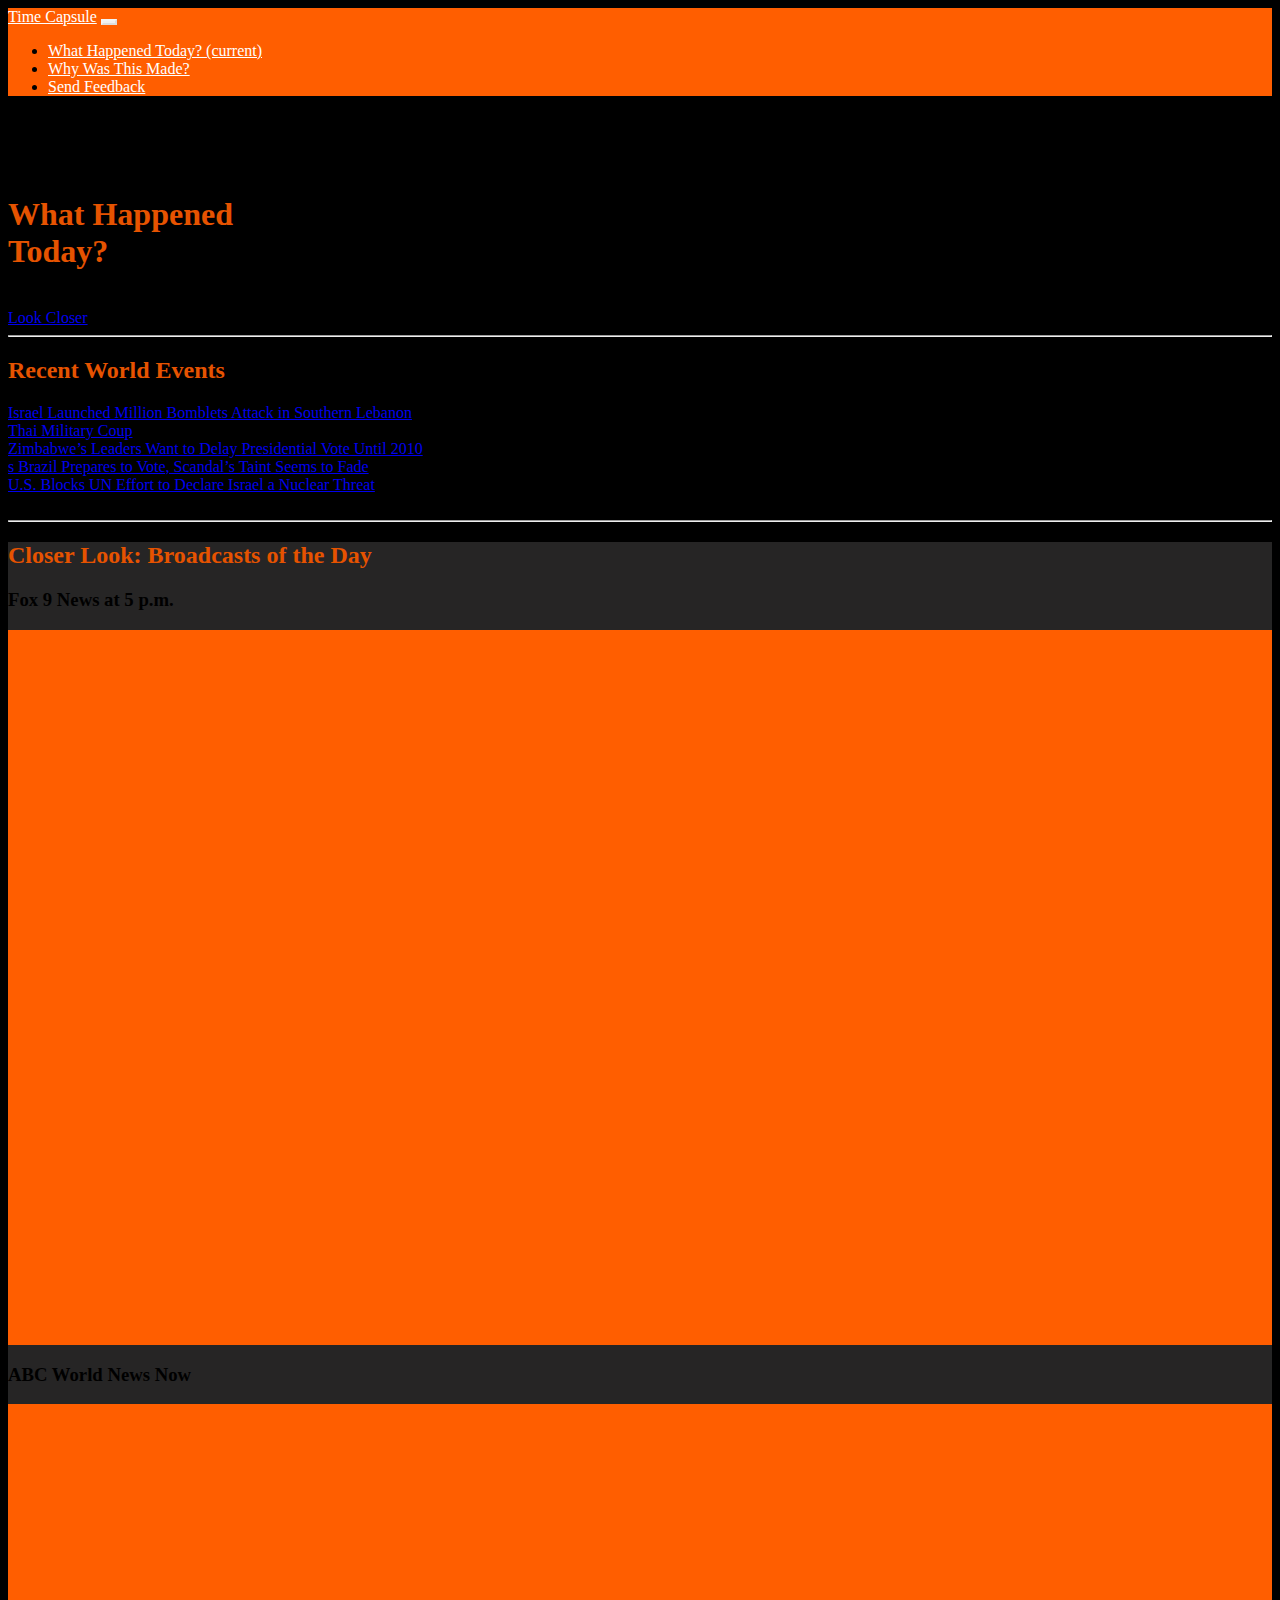
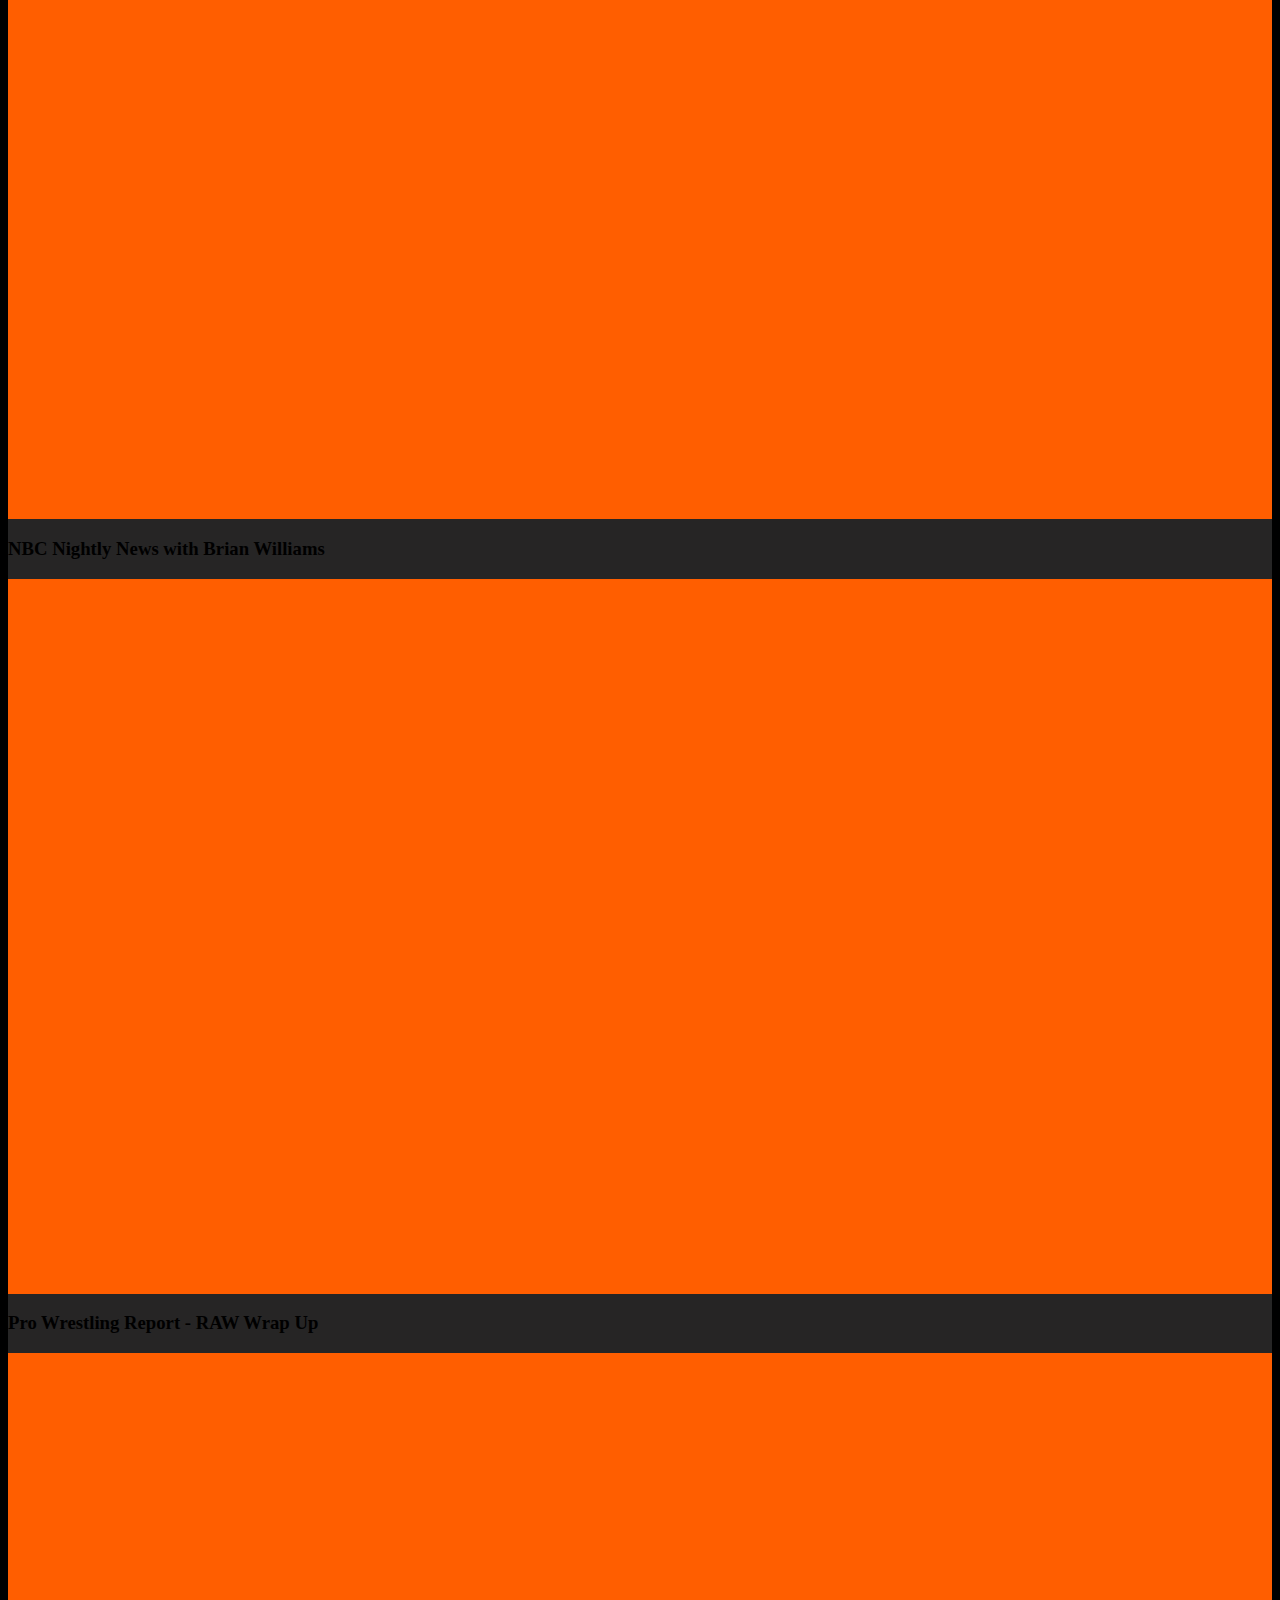
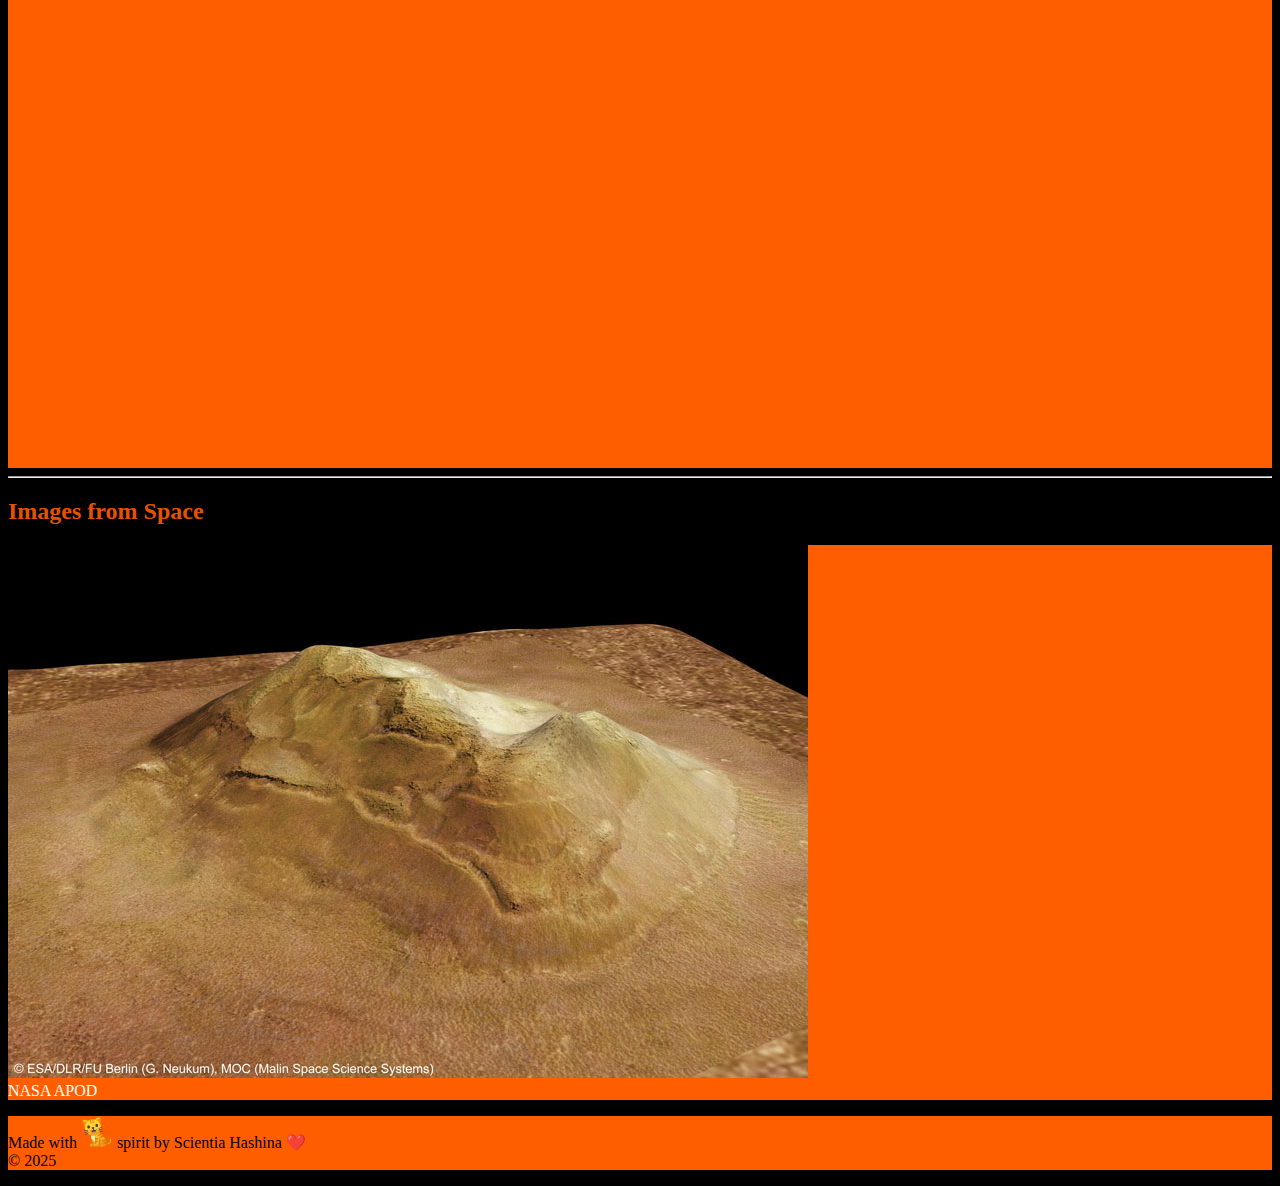
<file: index.html>
<!DOCTYPE html>
<html lang="en">
  <head>
    <title>Time Capsule</title>
    <!-- Required meta tags -->
    <meta charset="utf-8" />
    <meta
      name="viewport"
      content="width=device-width, initial-scale=1, shrink-to-fit=no"
    />
    <!-- Bootstrap CSS v5.2.1 -->
    <link
      href="https://cdn.jsdelivr.net/npm/bootstrap@5.3.2/dist/css/bootstrap.min.css"
      rel="stylesheet"
      integrity="sha384-T3c6CoIi6uLrA9TneNEoa7RxnatzjcDSCmG1MXxSR1GAsXEV/Dwwykc2MPK8M2HN"
      crossorigin="anonymous"
    />
    <link rel="stylesheet" type="text/css" href="../css/custom.css" />
    <link rel="icon" type="image" href="../assets/progres-clock.png" />
    <style>
    iframe {
    aspect-ratio: 16 / 9;
    width: 100% !important;
}
    </style>
  </head>

  <body style="background-color: black">
    <header>
      <!-- place navbar here -->
      <nav class="navbar navbar-expand-lg fixed-top mb-5">
        <div class="container ms-lg-1">
          <a class="navbar-brand" href="index.html">Time Capsule</a>
          <button
            class="navbar-toggler d-lg-none"
            type="button"
            data-bs-toggle="collapse"
            data-bs-target="#collapsibleNavId"
            aria-controls="collapsibleNavId"
            aria-expanded="false"
            aria-label="Toggle navigation"
          >
            <span class="navbar-toggler-icon"></span>
          </button>
          <div class="collapse navbar-collapse" id="collapsibleNavId">
            <ul class="navbar-nav me-auto mt-2 mt-lg-0">
              <li class="nav-item">
                <a class="nav-link" href="index.html" aria-current="page"
                  >What Happened Today?
                  <span class="visually-hidden">(current)</span></a
                >
              </li>
              <li class="nav-item">
                <a class="nav-link" href="../views/why-send.html">Why Was This Made?</a>
              </li>
              <li class="nav-item">
                <a class="nav-link" href="../views/why-send.html#feedback">Send Feedback</a>
              </li>
            </ul>
          </div>
        </div>
      </nav>
    </header>
    <main>
      <div class="container-fluid align-items-center" style="margin-top: 100px;">
        <h1 class="text-center text-primary fw-bold mt-4">
          What Happened<br />Today?
        </h1>
        <div class="fs-5 text-center text-white mt-2">September 25th, 2006</div>
        <div class="text-center mt-2">
          <a href="#videos" class="btn btn-primary">Look Closer</a>
        </div>
      </div>
      <hr />
      <div class="container pt-5" id="recents">
        <h2 class="fw-bold text-center text-primary my-4">
          Recent World Events
        </h2>
        <div class="container">
          <div class="row mb-3">
            <a type="button" target="_blank" href="http://news.bbc.co.uk/2/hi/middle_east/5382192.stm" class="btn btn-outline-primary col-4">
              Israel Launched Million Bomblets Attack in Southern Lebanon
            </a>
            <div class="col-4"></div>
            <a type="button" target="_blank" href="https://www.bangkokpost.com/thailand/politics/3107322/sept-19-2006-coup-remains-deep-wound-in-thai-political-history-phumtham"  class="btn btn-outline-primary col-4">
              Thai Military Coup
            </a>
          </div>
          <div class="row mb-3">
            <div class="col-4"></div>
            <a type="button" target="_blank" href="https://www.nytimes.com/2006/09/25/world/africa/zimbabwes-leaders-want-to-delay-presidential-vote-until-2010.html" class="btn btn-outline-primary col-4">
              Zimbabwe’s Leaders Want to Delay Presidential Vote Until 2010
            </a>
            <div class="col-4"></div>
          </div>
          <div class="row mb-3">
            <a type="button" target="_blank" href="https://www.nytimes.com/2006/09/25/world/americas/25brazil.html" class="btn btn-outline-primary col-5">
              s Brazil Prepares to Vote, Scandal’s Taint Seems to Fade
            </a>
            <div class="col-2"></div>
            <a type="button" target="_blank" href="https://www.democracynow.org/2006/9/25/headlines" class="btn btn-outline-primary col-4 ms-3">
              U.S. Blocks UN Effort to Declare Israel a Nuclear Threat
            </a>
          </div>
          <div class="row mb-3">
            <div class="col-4">
            </div>
            <a type="button" target="_blank" ="https://www.bangkokpost.com/thailand/politics/3107322/sept-19-2006-coup-remains-deep-wound-in-thai-political-history-phumtham"  class="btn btn-outline-primary col-4">
              20 People Arrested in Italy Spy Scandal
            </a>
            <div class="col-4"></div>
          </div>
        </div>
      </div>
      <hr />
      <div class="container mt-4 mb-4 pt-5" id="videos">
        <div class="card border-0" style="background-color: rgba(126, 121, 121, 0.3)">
          <div class="card-body">
            <h2 class="fw-bold text-center text-primary mt-2 mb-3 p-3">
              Closer Look: Broadcasts of the Day
            </h2>
            <div class="text-center">
              <h3 class="text-center text-white my-4">Fox 9 News at 5 p.m.</h3>
              <div class="card bg-primary mb-3">
                <div class="card-body">
                  <iframe src="https://www.youtube.com/embed/tYzZqJkgXfM?si=4eli8S9Rd22TSsnu" title="YouTube video player" frameborder="0" allow="accelerometer; autoplay; clipboard-write; encrypted-media; gyroscope; picture-in-picture; web-share" referrerpolicy="strict-origin-when-cross-origin" allowfullscreen></iframe>
                </div>
              </div>
           </div>
            <div class="text-center my-4">
              <h3 class="text-center text-white">ABC World News Now</h3>
              <div class="card bg-primary mb-3">
                <div class="card-body">
                  <iframe src="https://www.youtube.com/embed/NKlUYxv7F3o?si=Au6WM6VMDi1SNiyV" title="YouTube video player" frameborder="0" allow="accelerometer; autoplay; clipboard-write; encrypted-media; gyroscope; picture-in-picture; web-share" referrerpolicy="strict-origin-when-cross-origin" allowfullscreen></iframe>
                </div>
              </div>
           </div>
            <div class="text-center my-4">
              <h3 class="text-center text-white">NBC Nightly News with Brian Williams</h3>
              <div class="card bg-primary mb-3">
                <div class="card-body">
                  <iframe src="https://www.youtube.com/embed/-Jkso3nqp3s?si=sP3zjy_fo4KP3R5y" title="YouTube video player" frameborder="0" allow="accelerometer; autoplay; clipboard-write; encrypted-media; gyroscope; picture-in-picture; web-share" referrerpolicy="strict-origin-when-cross-origin" allowfullscreen></iframe>
                </div>
              </div>
           </div>
            <div class="text-center my-4">
              <h3 class="text-center text-white">Pro Wrestling Report - RAW Wrap Up</h3>
              <div class="card bg-primary mb-3">
                <div class="card-body">
                  <iframe src="https://www.youtube.com/embed/sWHR3FnI60U?si=Cq5H1a5qV5HWLKuS" title="YouTube video player" frameborder="0" allow="accelerometer; autoplay; clipboard-write; encrypted-media; gyroscope; picture-in-picture; web-share" referrerpolicy="strict-origin-when-cross-origin" allowfullscreen></iframe>
                </div>
           </div>
          </div>
        </div>
      </div>
      <hr />
    <div class="container mt-4 mb-3 pt-5">
      <h2 class="fw-bold text-center text-primary mb-4">Images from Space</h2>
      <div class="card bg-primary mb-3">
        <img class="card-img-top" src="/assets/apod_9252006.jpg" alt="nasa apod image on sep 25th 2006" />
        <div class="card-body">
          <div class="card-title fs-3 fw-semibold text-center">NASA APOD</div>
        </div>
      </div>
    </div>
    </main>
    <footer class="bg-primary text-center text-white mt-4 p-3">
      <!-- place footer here -->
       <p>Made with&nbsp;<img src="/assets/cat_big.png" alt="orange cat" width="32"> spirit by Scientia Hashina ❤️
       <br>&copy; 2025</p>
    </footer>
    <!-- Bootstrap JavaScript Libraries -->
    <script
      src="https://cdn.jsdelivr.net/npm/@popperjs/core@2.11.8/dist/umd/popper.min.js"
      integrity="sha384-I7E8VVD/ismYTF4hNIPjVp/Zjvgyol6VFvRkX/vR+Vc4jQkC+hVqc2pM8ODewa9r"
      crossorigin="anonymous"
    ></script>

    <script
      src="https://cdn.jsdelivr.net/npm/bootstrap@5.3.2/dist/js/bootstrap.min.js"
      integrity="sha384-BBtl+eGJRgqQAUMxJ7pMwbEyER4l1g+O15P+16Ep7Q9Q+zqX6gSbd85u4mG4QzX+"
      crossorigin="anonymous"
    ></script>
  </body>
</html>
</file>
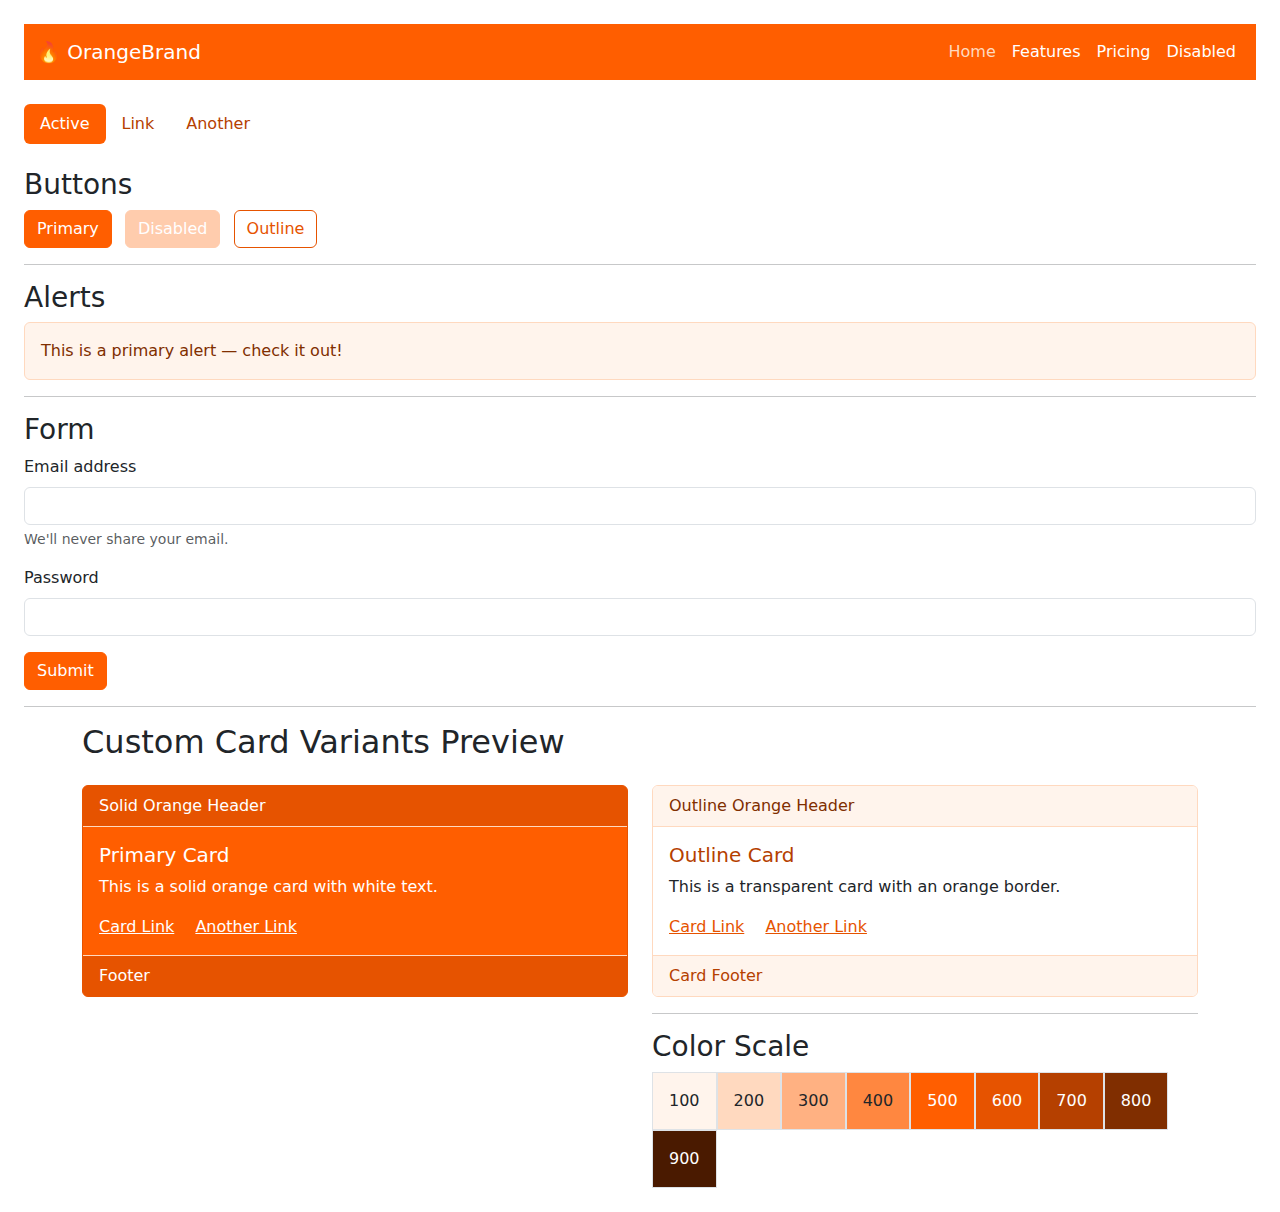
<file: custom-preview.html>
<!DOCTYPE html>
<html lang="en">
  <head>
    <meta charset="UTF-8" />
    <meta name="viewport" content="width=device-width, initial-scale=1.0" />
    <title>Custom Bootstrap Primary Preview</title>
    <link
      href="https://cdn.jsdelivr.net/npm/bootstrap@5.3.3/dist/css/bootstrap.min.css"
      rel="stylesheet"
    />
    <link href="/css/custom.css" rel="stylesheet" />
  </head>
  <body class="p-4">
    <!-- Navbar -->
    <nav
      class="navbar navbar-expand-lg mb-4"
      style="background: var(--bs-navbar-bg)"
    >
      <div class="container-fluid">
        <a class="navbar-brand text-white" href="#">🔥 OrangeBrand</a>
        <button
          class="navbar-toggler"
          type="button"
          data-bs-toggle="collapse"
          data-bs-target="#navbarNav"
          aria-controls="navbarNav"
          aria-expanded="false"
          aria-label="Toggle navigation"
        >
          <span class="navbar-toggler-icon" style="filter: invert(1)"></span>
        </button>
        <div class="collapse navbar-collapse" id="navbarNav">
          <ul class="navbar-nav ms-auto">
            <li class="nav-item">
              <a class="nav-link text-white active" aria-current="page" href="#"
                >Home</a
              >
            </li>
            <li class="nav-item">
              <a class="nav-link text-white" href="#">Features</a>
            </li>
            <li class="nav-item">
              <a class="nav-link text-white" href="#">Pricing</a>
            </li>
            <li class="nav-item">
              <a class="nav-link disabled text-white-50">Disabled</a>
            </li>
          </ul>
        </div>
      </div>
    </nav>

    <!-- Pills Nav -->
    <ul class="nav nav-pills mb-4">
      <li class="nav-item">
        <a class="nav-link active" aria-current="page" href="#">Active</a>
      </li>
      <li class="nav-item">
        <a class="nav-link" href="#">Link</a>
      </li>
      <li class="nav-item">
        <a class="nav-link" href="#">Another</a>
      </li>
    </ul>

    <!-- Buttons -->
    <h3>Buttons</h3>
    <button class="btn btn-primary me-2">Primary</button>
    <button class="btn btn-primary disabled me-2">Disabled</button>
    <button class="btn btn-outline-primary">Outline</button>

    <hr />

    <!-- Alerts -->
    <h3>Alerts</h3>
    <div class="alert alert-primary" role="alert">
      This is a primary alert — check it out!
    </div>

    <hr />

    <!-- Form -->
    <h3>Form</h3>
    <form>
      <div class="mb-3">
        <label for="exampleInputEmail1" class="form-label">Email address</label>
        <input
          type="email"
          class="form-control"
          id="exampleInputEmail1"
          aria-describedby="emailHelp"
        />
        <div id="emailHelp" class="form-text">
          We'll never share your email.
        </div>
      </div>
      <div class="mb-3">
        <label for="exampleInputPassword1" class="form-label">Password</label>
        <input
          type="password"
          class="form-control"
          id="exampleInputPassword1"
        />
      </div>
      <button type="submit" class="btn btn-primary">Submit</button>
    </form>

    <hr />

    <div class="container">
    <h2 class="mb-4">Custom Card Variants Preview</h2>
    <div class="row g-4">
      <!-- Solid Card -->
      <div class="col-md-6">
        <div class="card bg-primary">
          <div class="card-header">Solid Orange Header</div>
          <div class="card-body">
            <h5 class="card-title">Primary Card</h5>
            <p class="card-text">This is a solid orange card with white text.</p>
            <a href="#" class="card-link">Card Link</a>
            <a href="#" class="card-link">Another Link</a>
          </div>
          <div class="card-footer">Footer</div>
        </div>
      </div>

      <!-- Outline Card -->
      <div class="col-md-6">
        <div class="card card-outline-primary">
          <div class="card-header">Outline Orange Header</div>
          <div class="card-body">
            <h5 class="card-title">Outline Card</h5>
            <p class="card-text">This is a transparent card with an orange border.</p>
            <a href="#" class="card-link">Card Link</a>
            <a href="#" class="card-link">Another Link</a>
          </div>
          <div class="card-footer">Card Footer</div>
      </div>
    <hr />

    <!-- Palette Preview -->
    <h3>Color Scale</h3>
    <div class="d-flex flex-wrap">
      <div
        class="p-3 text-dark border"
        style="background: var(--bs-primary-100)"
      >
        100
      </div>
      <div
        class="p-3 text-dark border"
        style="background: var(--bs-primary-200)"
      >
        200
      </div>
      <div
        class="p-3 text-dark border"
        style="background: var(--bs-primary-300)"
      >
        300
      </div>
      <div
        class="p-3 text-dark border"
        style="background: var(--bs-primary-400)"
      >
        400
      </div>
      <div
        class="p-3 text-white border"
        style="background: var(--bs-primary-500)"
      >
        500
      </div>
      <div
        class="p-3 text-white border"
        style="background: var(--bs-primary-600)"
      >
        600
      </div>
      <div
        class="p-3 text-white border"
        style="background: var(--bs-primary-700)"
      >
        700
      </div>
      <div
        class="p-3 text-white border"
        style="background: var(--bs-primary-800)"
      >
        800
      </div>
      <div
        class="p-3 text-white border"
        style="background: var(--bs-primary-900)"
      >
        900
      </div>
    </div>

    <script src="https://cdn.jsdelivr.net/npm/bootstrap@5.3.3/dist/js/bootstrap.bundle.min.js"></script>
  </body>
</html>
</file>
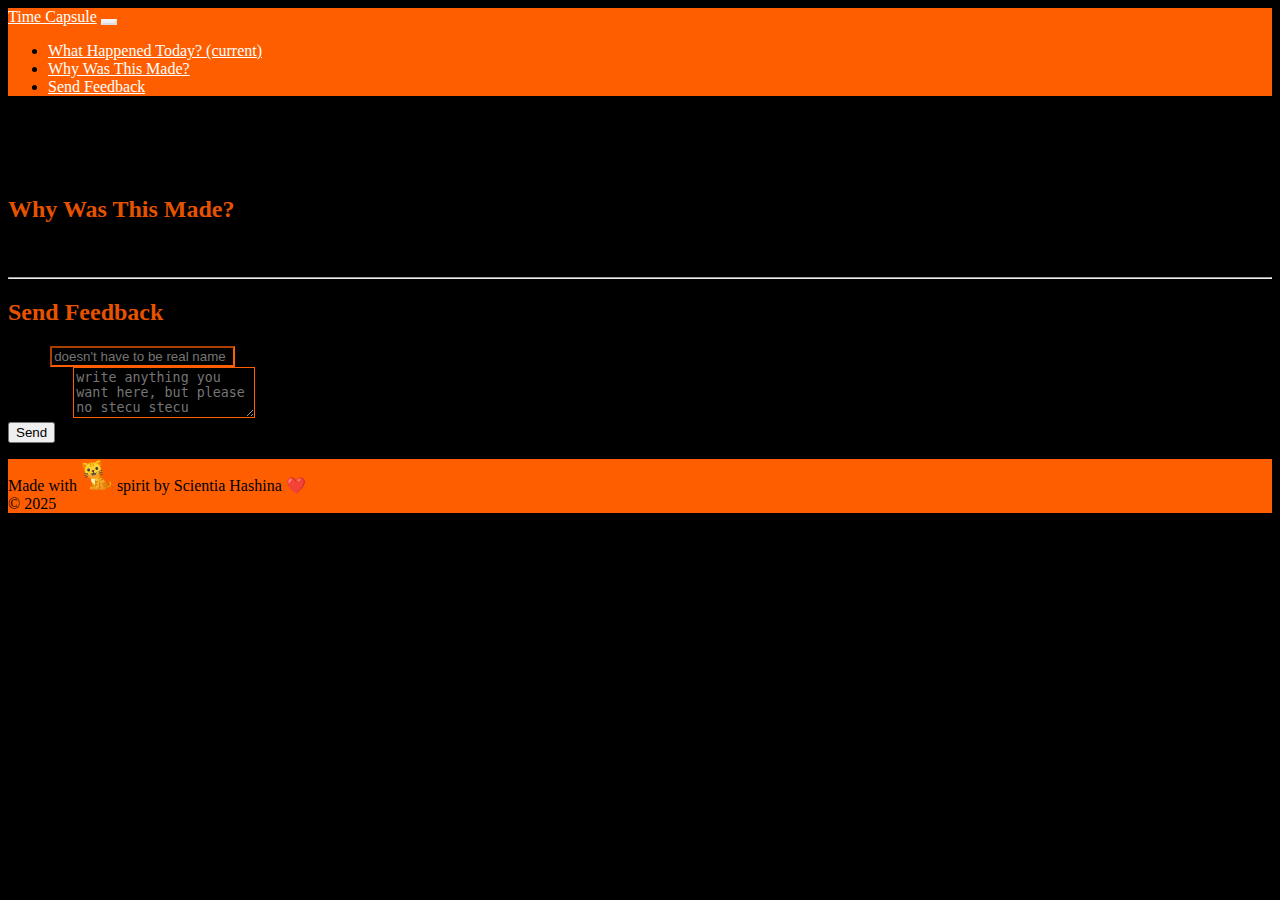
<file: views/why-send.html>
<!DOCTYPE html>
<html lang="en">
  <head>
    <title>Time Capsule</title>
    <!-- Required meta tags -->
    <meta charset="utf-8" />
    <meta
      name="viewport"
      content="width=device-width, initial-scale=1, shrink-to-fit=no"
    />

    <!-- Bootstrap CSS v5.2.1 -->
    <link
      href="https://cdn.jsdelivr.net/npm/bootstrap@5.3.2/dist/css/bootstrap.min.css"
      rel="stylesheet"
      integrity="sha384-T3c6CoIi6uLrA9TneNEoa7RxnatzjcDSCmG1MXxSR1GAsXEV/Dwwykc2MPK8M2HN"
      crossorigin="anonymous"
    />
    <link rel="stylesheet" href="/css/custom.css" />
    <link rel="icon" type="image" href="/assets/progres-clock.png" />
  </head>

  <body style="background-color: black">
    <header>
      <nav class="navbar navbar-expand-lg fixed-top mb-5">
        <div class="container ms-lg-1">
          <a class="navbar-brand" href="/index.html">Time Capsule</a>
          <button
            class="navbar-toggler d-lg-none"
            type="button"
            data-bs-toggle="collapse"
            data-bs-target="#collapsibleNavId"
            aria-controls="collapsibleNavId"
            aria-expanded="false"
            aria-label="Toggle navigation"
          >
            <span class="navbar-toggler-icon"></span>
          </button>
          <div class="collapse navbar-collapse" id="collapsibleNavId">
            <ul class="navbar-nav me-auto mt-2 mt-lg-0">
              <li class="nav-item">
                <a class="nav-link" href="/index.html" aria-current="page"
                  >What Happened Today?
                  <span class="visually-hidden">(current)</span></a
                >
              </li>
              <li class="nav-item">
                <a class="nav-link" href="/views/why-send.html"
                  >Why Was This Made?</a
                >
              </li>
              <li class="nav-item">
                <a class="nav-link" href="/views/why-send.html#feedback"
                  >Send Feedback</a
                >
              </li>
            </ul>
          </div>
        </div>
      </nav>
      <!-- place navbar here -->
    </header>
    <main>
      <div class="container mb-3" id="why" style="margin-top: 100px">
        <h2 class="fw-bold text-start text-primary my-3">Why Was This Made?</h2>
        <p class="text-white mt-1">
          There is not much going on in my life this year, so I thought of doing
          something different this birthday to spice things up.
        </p>
      </div>
      <hr />
      <div class="container my-3" id="feedback">
        <h2 class="fw-bold text-start text-primary my-3 pt-2">Send Feedback</h2>
        <div class="card border-primary" style="background-color: black">
          <div class="card-body">
            <form id="feedback-form">
              <div class="mb-3">
                <label for="name" class="form-label text-white">Name</label>
                <input
                  type="text"
                  class="form-control"
                  name="entry.385896909"
                  id="nameInput"
                  placeholder="doesn't have to be real name"
                  style="background-color: black; border-color: #ff5e00"
                required>
              </div>
              <div class="mb-3">
                <label for="feedback" class="form-label text-white"
                  >Feedback</label
                >
                <textarea
                  class="form-control"
                  name="entry.1478353764"
                  id="feedbackInput"
                  rows="3"
                  placeholder="write anything you want here, but please no stecu stecu"
                  style="background-color: black; border-color: #ff5e00"
                required></textarea>
              </div>
              <button id="submit" class="btn btn-primary">Send</button>
            </form>
          </div>
        </div>
      </div>
    </main>
    <footer class="bg-primary text-center text-white p-3">
      <!-- place footer here -->
      <p>
        Made with&nbsp;<img
          src="/assets/cat_big.png"
          alt="orange cat"
          width="32"
        />
        spirit by Scientia Hashina ❤️ <br />&copy; 2025
      </p>
    </footer>
    <!-- Bootstrap JavaScript Libraries -->

    <script>
      document
        .getElementById("feedback-form")
        .addEventListener("submit", function (e) {
          e.preventDefault();

          const name = document.getElementById("nameInput").value;
          const message = document.getElementById("feedbackInput").value;

          // Replace with your form's action URL
          const formURL =
            "https://docs.google.com/forms/d/e/1FAIpQLSdN3Hu3okJGch2ZyJUSadO-1fMDLLW1uGjbcb5ZHbQosis9EA/formResponse";

          // Replace entry.xxxxxxx with your field IDs
          const data = new FormData();
          data.append("entry.385896909", name);
          data.append("entry.1478353764", message);

          fetch(formURL, {
            method: "POST",
            body: data,
            mode: "no-cors", // required to avoid CORS errors
          })
            .then(() => {
              alert("Thanks for your feedback!");
              document.getElementById("feedback-form").reset();
            })
            .catch((err) => {
              alert("Something is wrong. Make sure you complete filling the form and have a good internet connection." + err);
            });
        });
    </script>

    <script
      src="https://cdn.jsdelivr.net/npm/@popperjs/core@2.11.8/dist/umd/popper.min.js"
      integrity="sha384-I7E8VVD/ismYTF4hNIPjVp/Zjvgyol6VFvRkX/vR+Vc4jQkC+hVqc2pM8ODewa9r"
      crossorigin="anonymous"
    ></script>

    <script
      src="https://cdn.jsdelivr.net/npm/bootstrap@5.3.2/dist/js/bootstrap.min.js"
      integrity="sha384-BBtl+eGJRgqQAUMxJ7pMwbEyER4l1g+O15P+16Ep7Q9Q+zqX6gSbd85u4mG4QzX+"
      crossorigin="anonymous"
    ></script>
  </body>
</html>
</file>
<file: css/custom.css>
:root {
  /* Custom Primary Color Shades */
  --bs-primary: #ff5e00; /* Bright Orange */
  --bs-primary-rgb: 255, 94, 0;

  /* Generate all variants of your primary color */
  --bs-primary-100: #fff4ec; /* Very light */
  --bs-primary-200: #ffd9bf; /* Light */
  --bs-primary-300: #ffb182; /* Medium light */
  --bs-primary-400: #ff8740; /* Medium */
  --bs-primary-500: #ff5e00; /* Main (same as primary) */
  --bs-primary-600: #e65300; /* Medium dark */
  --bs-primary-700: #b54000; /* Dark */
  --bs-primary-800: #802e00; /* Darker */
  --bs-primary-900: #4a1a00; /* Very dark */

  /* Update all component variants */
  --bs-btn-primary-bg: var(--bs-primary-500);
  --bs-btn-primary-hover-bg: var(--bs-primary-600);
  --bs-btn-primary-active-bg: var(--bs-primary-700);
  --bs-btn-primary-disabled-bg: var(--bs-primary-300);

  /* Alert variants */
  --bs-alert-primary-bg: var(--bs-primary-100);
  --bs-alert-primary-border: var(--bs-primary-200);
  --bs-alert-primary-color: var(--bs-primary-800);

  /* Form variants */
  --bs-form-focus-border: var(--bs-primary-500);
  --bs-form-focus-shadow: rgba(var(--bs-primary-rgb), 0.25);

  /* Nav & Navbar */
  --bs-navbar-bg: var(--bs-primary-500);
  --bs-navbar-color: #fff;
  --bs-navbar-hover-color: var(--bs-primary-100);
  --bs-navbar-active-color: var(--bs-primary-200);
  --bs-nav-link-color: var(--bs-primary-700);
  --bs-nav-link-hover-color: var(--bs-primary-900);
  --bs-nav-link-active-color: var(--bs-primary-500);

  /* Typography */
  --bs-font-sans-serif: "Open Sans", system-ui, -apple-system, sans-serif;
  --bs-font-monospace: "Ubuntu Mono", "Courier New", monospace;
  --bs-body-font-family: var(--bs-font-sans-serif);
  --bs-headings-font-family: "Ubuntu", var(--bs-font-sans-serif);
  --bs-headings-font-weight: 700;
}

/* ---------------- Buttons ---------------- */
.btn-primary {
  --bs-btn-bg: var(--bs-primary-500);
  --bs-btn-border-color: var(--bs-primary-500);
  --bs-btn-hover-bg: var(--bs-primary-600);
  --bs-btn-hover-border-color: var(--bs-primary-600);
  --bs-btn-active-bg: var(--bs-primary-700);
  --bs-btn-active-border-color: var(--bs-primary-700);
  --bs-btn-disabled-bg: var(--bs-primary-300);
  --bs-btn-disabled-border-color: var(--bs-primary-300);
}

.btn-outline-primary {
  --bs-btn-color: var(--bs-primary-600);
  --bs-btn-border-color: var(--bs-primary-600);
  --bs-btn-hover-bg: var(--bs-primary-600);
  --bs-btn-hover-border-color: var(--bs-primary-600);
  --bs-btn-active-bg: var(--bs-primary-700);
  --bs-btn-active-border-color: var(--bs-primary-700);
}

/* ---------------- Alerts ---------------- */
.alert-primary {
  --bs-alert-bg: var(--bs-primary-100);
  --bs-alert-border-color: var(--bs-primary-200);
  --bs-alert-color: var(--bs-primary-800);
}

/* ---------------- Forms ---------------- */
.form-control:focus {
  border-color: var(--bs-primary-500);
  box-shadow: 0 0 0 0.25rem rgba(var(--bs-primary-rgb), 0.25);
}

.form-check-input:checked {
  background-color: var(--bs-primary-500);
  border-color: var(--bs-primary-500);
}

.form-range::-webkit-slider-thumb {
  background-color: var(--bs-primary-500);
}
.form-range::-moz-range-thumb {
  background-color: var(--bs-primary-500);
}
.form-range::-ms-thumb {
  background-color: var(--bs-primary-500);
}

/* ---------------- Navbar ---------------- */
.navbar {
  background-color: var(--bs-primary-500) !important;
}
.navbar .navbar-brand,
.navbar .nav-link {
  color: #fff !important;
}
.navbar .nav-link:hover,
.navbar .nav-link:focus {
  color: var(--bs-primary-100) !important;
}
.navbar .nav-link.active {
  color: var(--bs-primary-200) !important;
}
.navbar-toggler {
  border-color: rgba(255, 255, 255, 0.25);
}
.navbar-toggler-icon {
  filter: invert(1);
}

/* ---------------- Navs / Tabs ---------------- */
.nav-pills .nav-link.active,
.nav-pills .show > .nav-link {
  background-color: var(--bs-primary-500);
}
.nav-pills .nav-link {
  color: var(--bs-primary-700);
}
.nav-pills .nav-link:hover {
  color: var(--bs-primary-900);
}

.nav-tabs .nav-link.active {
  border-color: var(--bs-primary-500) var(--bs-primary-500) transparent;
  color: var(--bs-primary-700);
}
.nav-tabs .nav-link:hover {
  border-color: var(--bs-primary-200);
}

/* ---------------- Pagination ---------------- */
.page-item.active .page-link {
  background-color: var(--bs-primary-500);
  border-color: var(--bs-primary-500);
}
.page-link {
  color: var(--bs-primary-600);
}
.page-link:hover {
  color: var(--bs-primary-800);
}

/* ---------------- Badges ---------------- */
.badge.bg-primary {
  background-color: var(--bs-primary-500) !important;
}
.badge-outline-primary {
  color: var(--bs-primary-600);
  border: 1px solid var(--bs-primary-600);
}

/* ---------------- Progress ---------------- */
.progress-bar {
  background-color: var(--bs-primary-500);
}

/* ---------------- List Groups ---------------- */
.list-group-item.active {
  background-color: var(--bs-primary-500);
  border-color: var(--bs-primary-500);
}

/* ---------------- Dropdowns ---------------- */
.dropdown-item.active,
.dropdown-item:active {
  background-color: var(--bs-primary-500);
}

/* ---------------- Accordion ---------------- */
.accordion-button:not(.collapsed) {
  background-color: var(--bs-primary-100);
  color: var(--bs-primary-800);
}
.accordion-button:focus {
  border-color: var(--bs-primary-500);
  box-shadow: 0 0 0 0.25rem rgba(var(--bs-primary-rgb), 0.25);
}

/* ---------------- Utilities ---------------- */
.bg-primary {
  background-color: var(--bs-primary-500) !important;
}
.text-primary {
  color: var(--bs-primary-600) !important;
}
.border-primary {
  border-color: var(--bs-primary-500) !important;
}

/* ---------------- Cards ---------------- */
.card {
  --bs-card-bg: #fff; /* keep default white unless bg-* utility is added */
  --bs-card-color: var(--bs-body-color);
  --bs-card-border-color: var(--bs-primary-200); /* soft orange outline */
}

/* Card with border-primary utility */
.card.border-primary {
  border-color: var(--bs-primary-500) !important;
}

.card.border-primary .card-header {
  background-color: var(--bs-primary-500);
  color: #fff;
}

.card.border-primary .card-footer {
  background-color: var(--bs-primary-100);
  color: var(--bs-primary-800);
}

/* Card header/footer defaults (neutral) */
.card-header {
  background-color: var(--bs-primary-100);
  color: var(--bs-primary-800);
}

.card-footer {
  background-color: var(--bs-primary-100);
  color: var(--bs-primary-700);
}

/* Card titles & links */
.card-title {
  color: var(--bs-primary-700);
}

.card-link {
  color: var(--bs-primary-600);
}
.card-link:hover {
  color: var(--bs-primary-800);
}
/* ---------------- Solid Orange Card ---------------- */
.card.bg-primary {
  background-color: var(--bs-primary-500) !important;
  color: #fff;
  border-color: var(--bs-primary-600);
}

.card.bg-primary .card-header,
.card.bg-primary .card-footer {
  background-color: var(--bs-primary-600);
  color: #fff;
}

.card.bg-primary .card-title,
.card.bg-primary .card-text,
.card.bg-primary .card-link {
  color: #fff;
}

.card.bg-primary .card-link:hover {
  color: var(--bs-primary-200);
}
</file>
